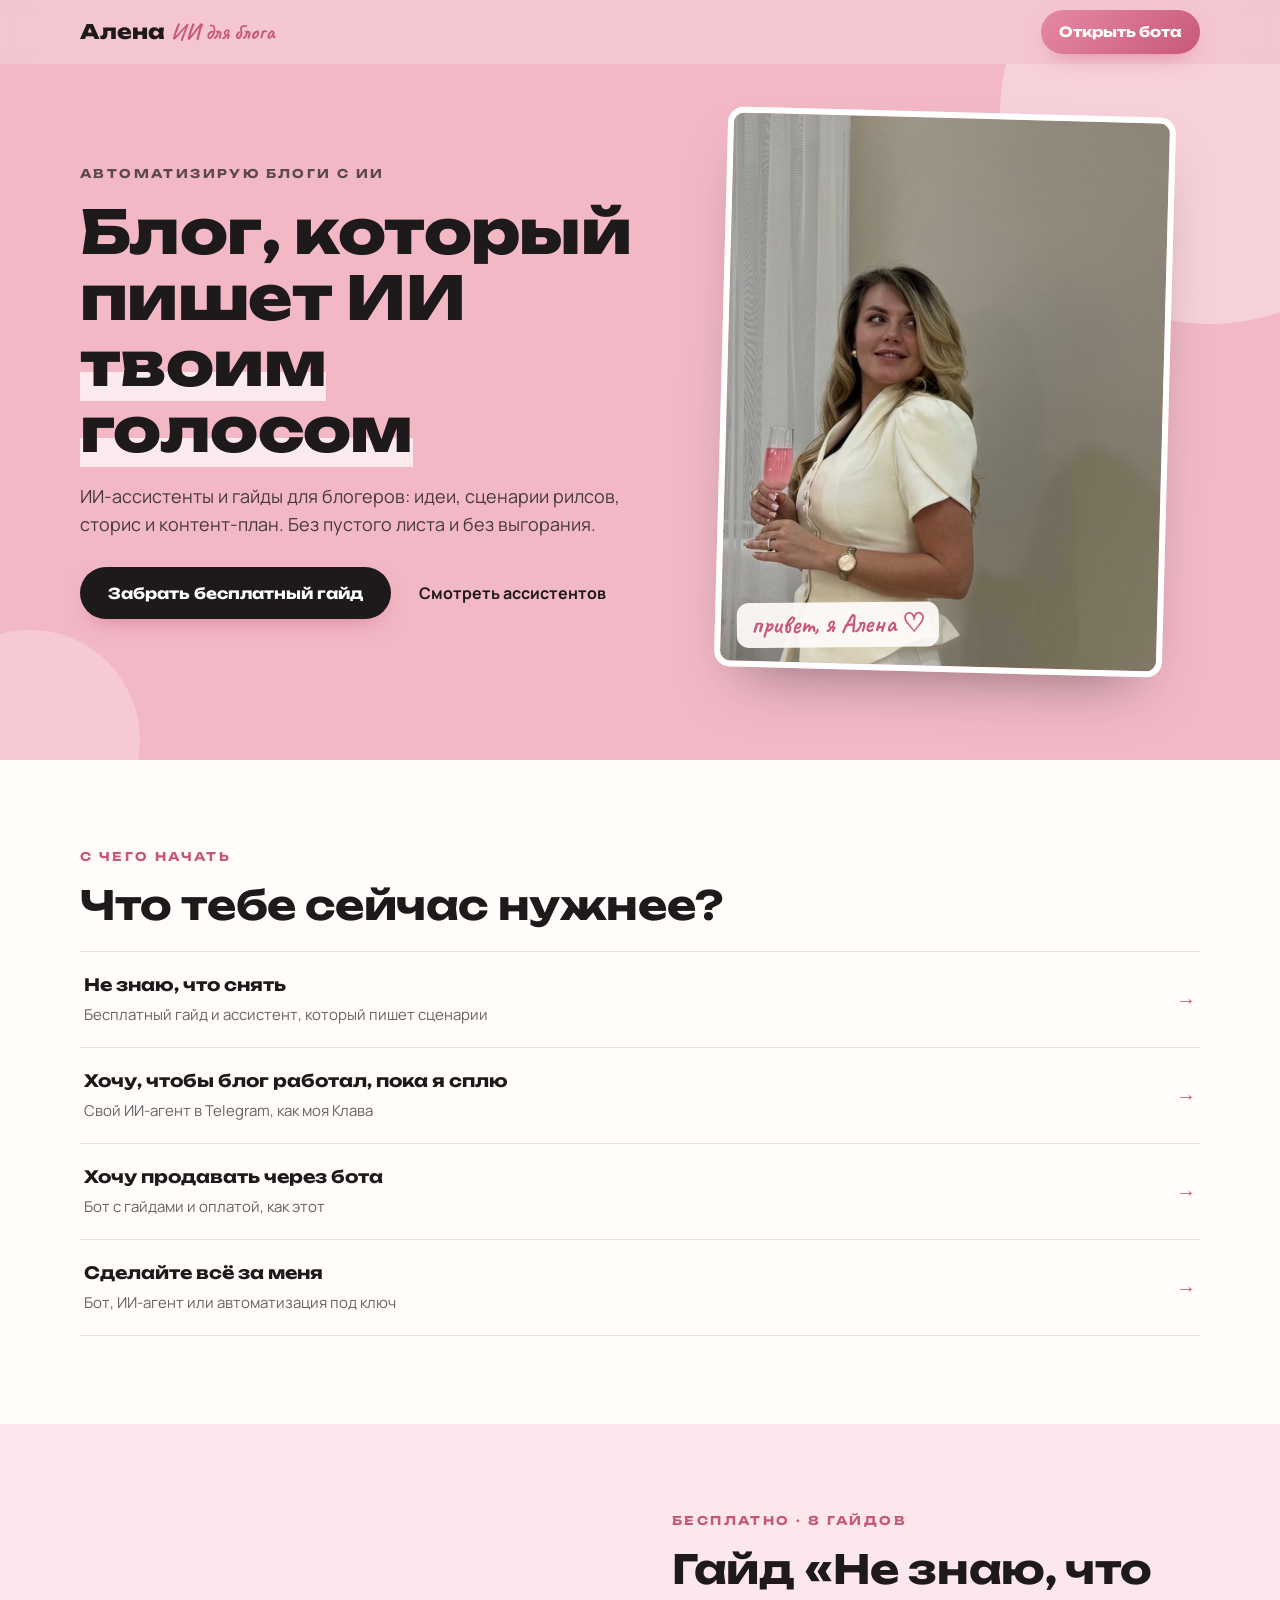
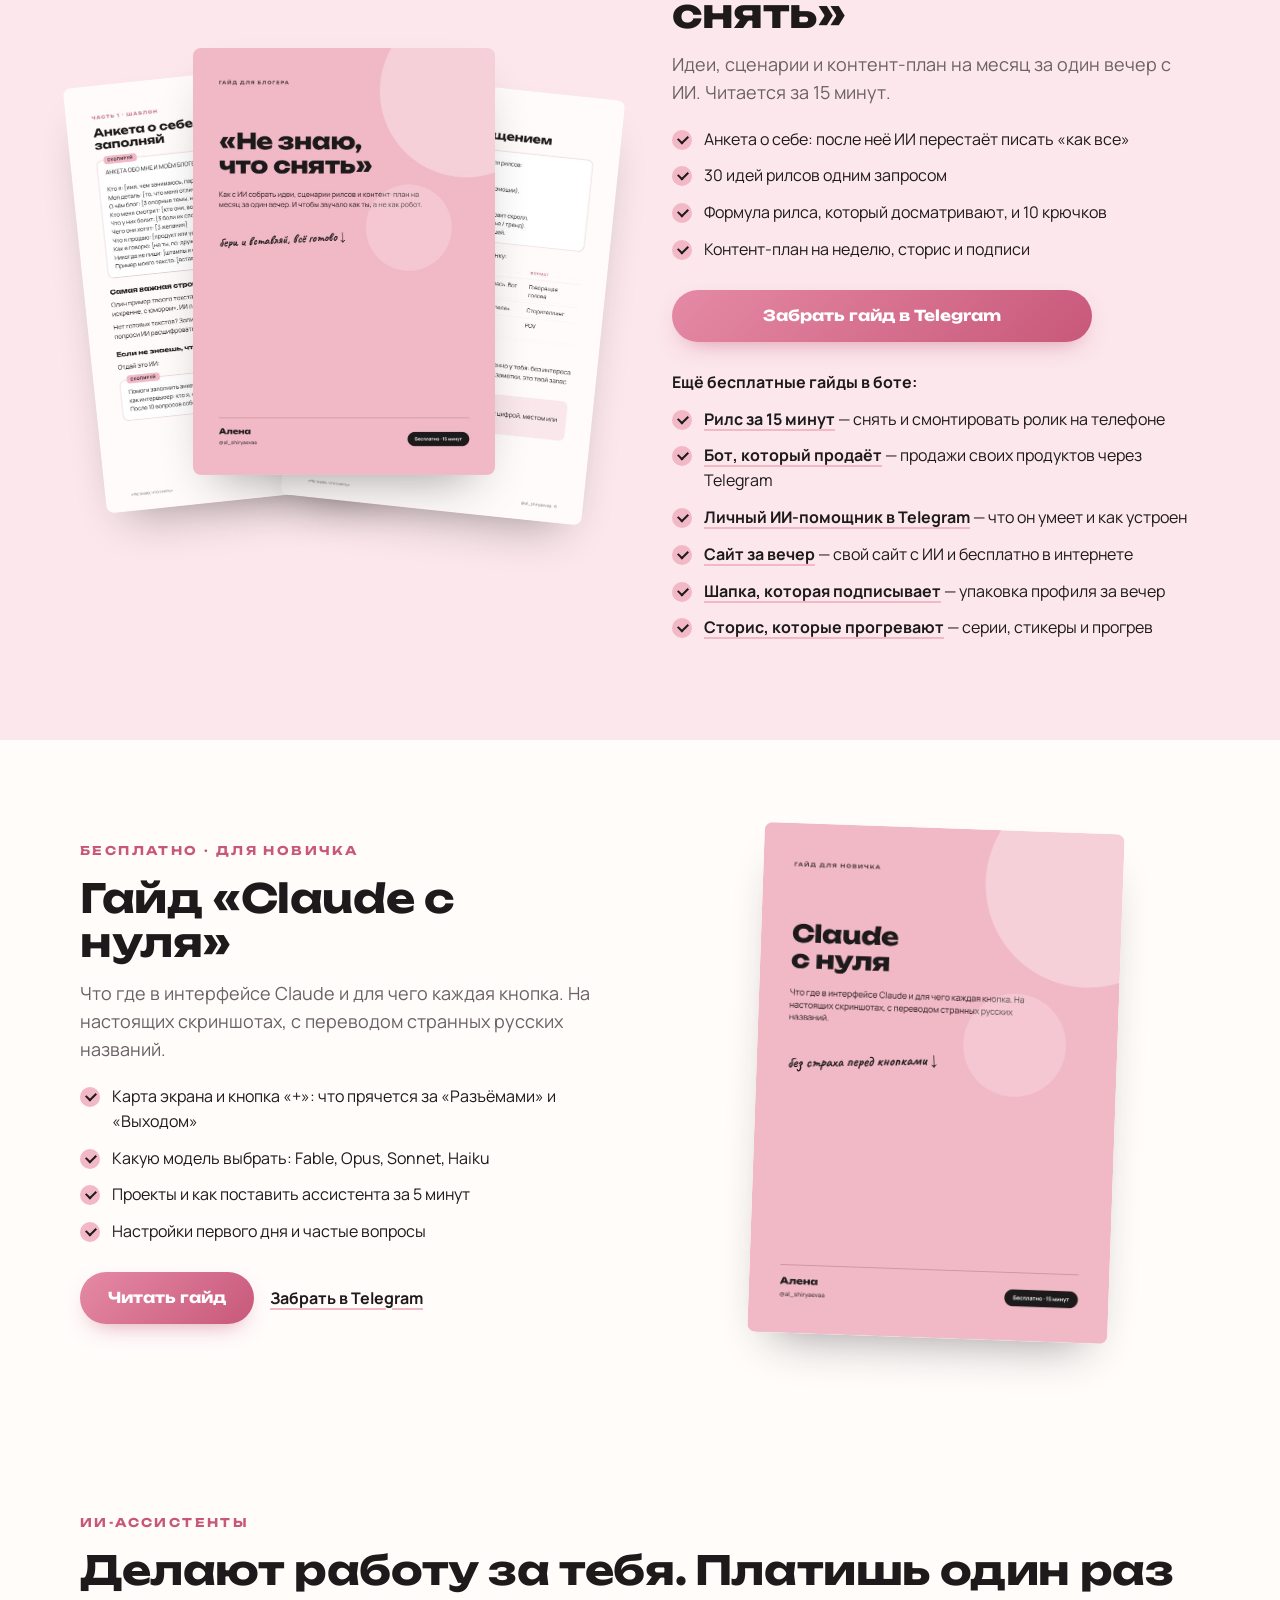
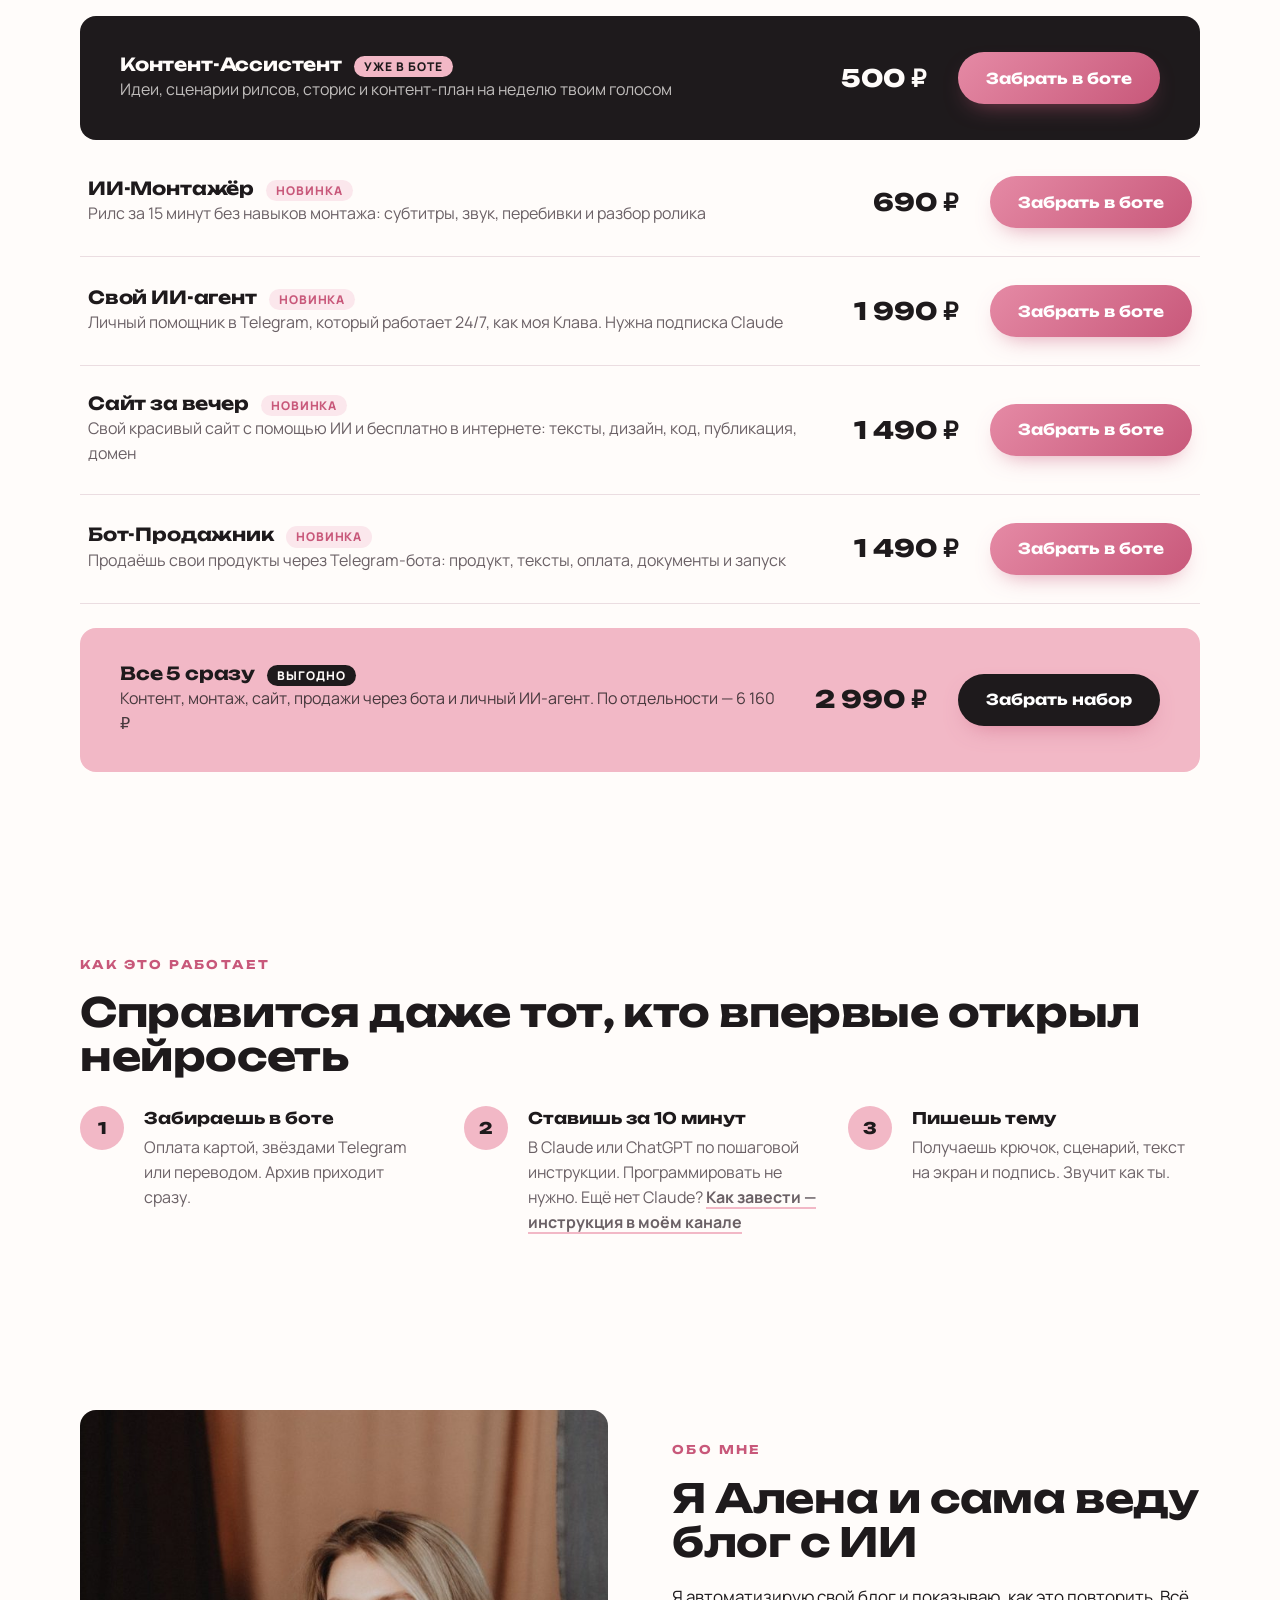
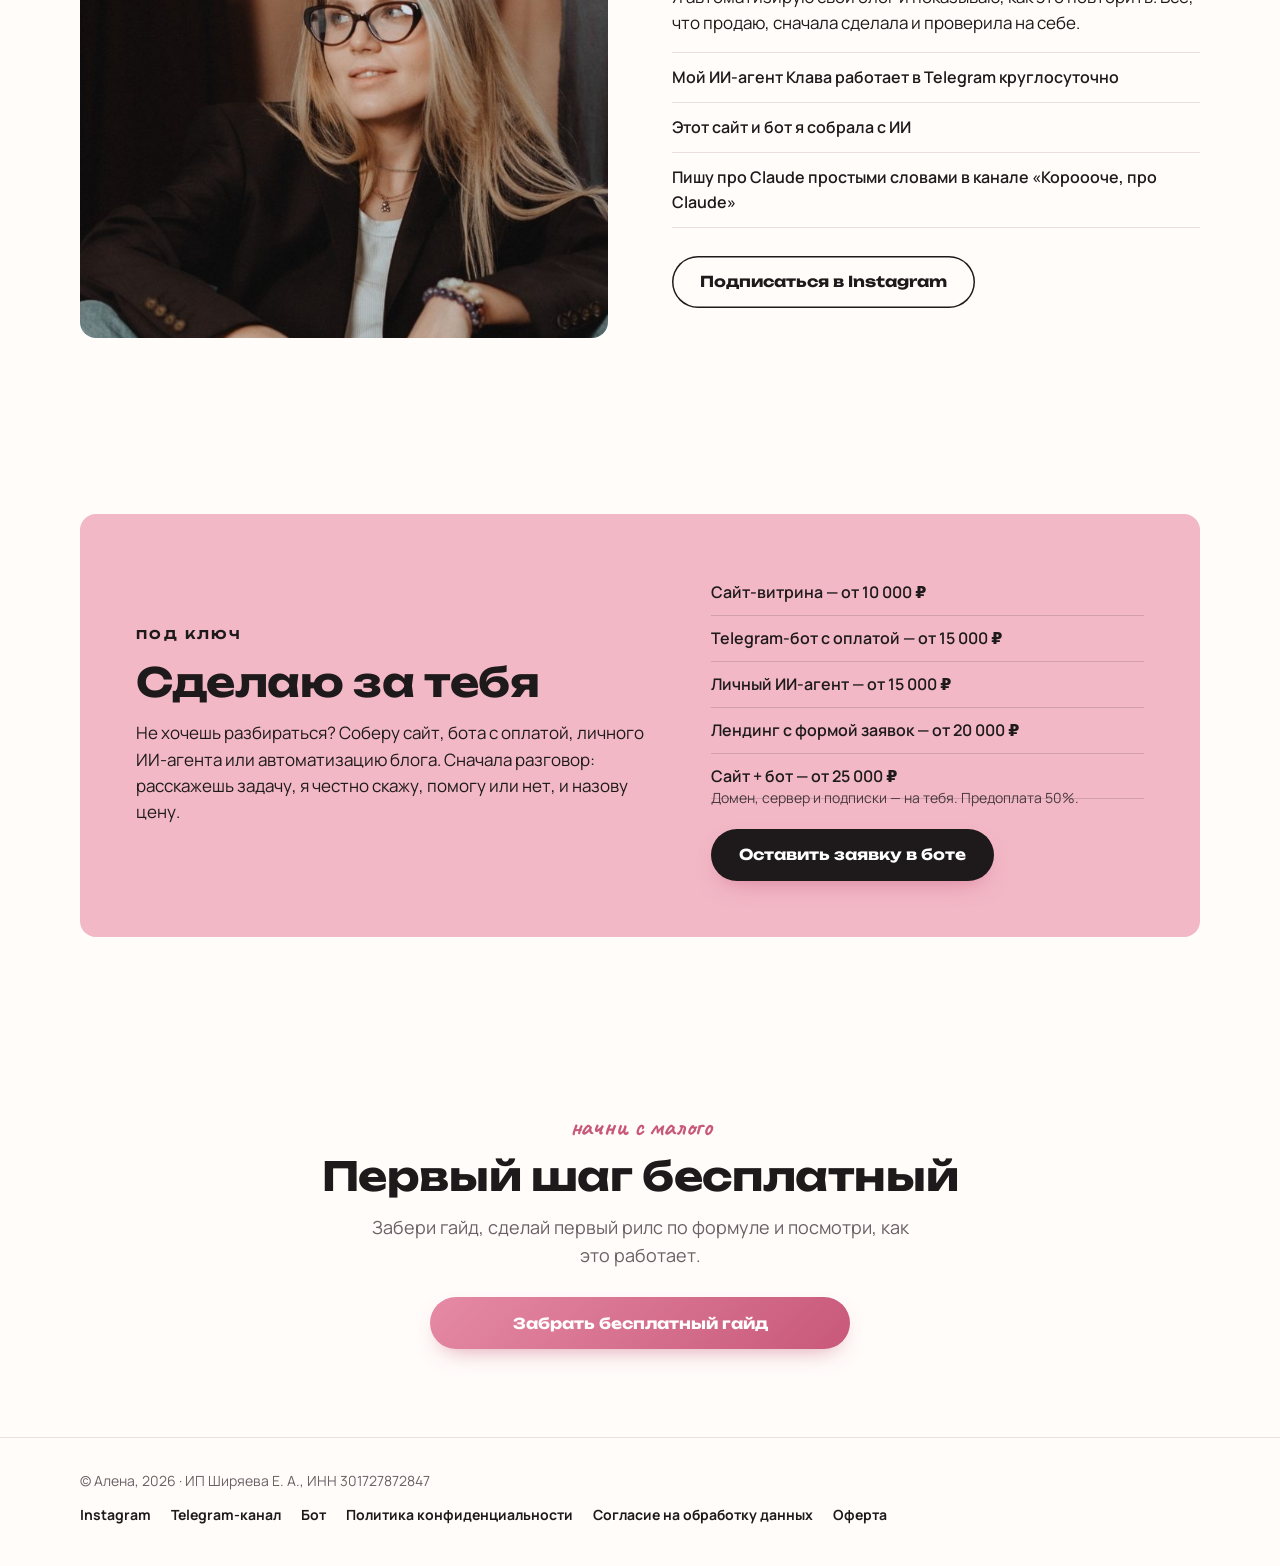
<file: index.html>
<!DOCTYPE html>
<html lang="ru">
<head>
<meta charset="utf-8">
<meta name="viewport" content="width=device-width, initial-scale=1">
<title>Алена — ИИ-ассистенты и гайды для блога</title>
<meta name="description" content="ИИ-ассистенты и бесплатные гайды для блогеров: идеи, сценарии рилсов, сторис и контент-план твоим голосом. Алена, @al_shiryaevaa.">
<meta property="og:title" content="Блог, который пишет ИИ твоим голосом">
<meta property="og:description" content="Бесплатный гайд «Не знаю, что снять» и ИИ-ассистенты для блога от Алены.">
<meta property="og:image" content="https://al-shiryaeva.github.io/img/alena-2.jpg">
<meta property="og:type" content="website">
<meta name="theme-color" content="#F2B8C6">
<link rel="icon" href="data:image/svg+xml,%3Csvg xmlns='http://www.w3.org/2000/svg' viewBox='0 0 64 64'%3E%3Ccircle cx='32' cy='32' r='32' fill='%23F2B8C6'/%3E%3Ctext x='32' y='44' text-anchor='middle' font-family='Arial' font-weight='900' font-size='34' fill='%231E1A1C'%3EА%3C/text%3E%3C/svg%3E">
<link rel="stylesheet" href="fonts.css">
<style>
/* ===== базовое ===== */
:root{
  --pink:#F2B8C6; --soft:#FBE7EC; --deep:#C8587A; --ink:#1E1A1C; --muted:#6B6166; --paper:#FFFCFA; --line:#EBDDE1;
  --grad:linear-gradient(135deg,#E58AA5 0%,#C8587A 100%);
  --r:16px;
}
*{box-sizing:border-box;margin:0;padding:0}
html{scroll-behavior:smooth}
body{font-family:'Manrope',system-ui,sans-serif;font-size:16px;line-height:1.55;color:var(--ink);background:var(--paper);-webkit-font-smoothing:antialiased}
img{display:block;max-width:100%;height:auto}
a{color:inherit}
.wrap{max-width:1200px;margin:0 auto;padding:0 20px}
h1,h2,h3{font-family:'Unbounded',sans-serif;line-height:1.1;letter-spacing:-.01em}
h1{font-size:36px;font-weight:800}
h2{font-size:28px;font-weight:700}
h3{font-size:18px;font-weight:700}
.kicker{font-family:'Unbounded';font-weight:700;font-size:12px;letter-spacing:.2em;text-transform:uppercase;color:var(--deep);margin-bottom:16px}
.lead{font-size:18px;color:var(--muted)}
.hand{font-family:'Caveat',cursive;font-weight:700;color:var(--deep);font-size:26px;line-height:1.1}
section{padding:56px 0}

/* кнопки — сжатие и упругий возврат */
.btn{white-space:nowrap;display:inline-flex;align-items:center;justify-content:center;gap:8px;min-height:52px;padding:0 28px;border-radius:999px;font-family:'Unbounded';font-weight:700;font-size:15px;text-decoration:none;border:0;cursor:pointer;
  transition:transform .18s cubic-bezier(.34,1.56,.64,1),box-shadow .15s ease,filter .15s ease;-webkit-tap-highlight-color:transparent}
.btn:hover{transform:translateY(-2px);filter:saturate(1.15)}
.btn:active{transform:scale(.96)}
.btn:focus-visible,.row:focus-visible,.link:focus-visible{outline:3px solid var(--deep);outline-offset:3px}
.btn-main{background:var(--grad);color:#fff;box-shadow:0 10px 24px -12px rgba(200,88,122,.7)}
.btn-ghost{background:transparent;color:var(--ink);box-shadow:inset 0 0 0 1.5px var(--ink)}
.btn-full{width:100%}
.link{font-weight:700;text-decoration:underline;text-underline-offset:4px;text-decoration-color:var(--pink);text-decoration-thickness:2px}
.arrow::after{content:"→";margin-left:6px}

/* шапка */
.top{position:sticky;top:0;z-index:10;backdrop-filter:blur(14px);-webkit-backdrop-filter:blur(14px);background:rgba(255,252,250,.72)}
.top .wrap{display:flex;align-items:center;justify-content:space-between;height:64px}
.logo{font-family:'Unbounded';font-weight:800;font-size:20px;text-decoration:none}
.logo span{font-family:'Caveat';font-weight:700;color:var(--deep);font-size:22px;margin-left:6px}
.top .btn{min-height:44px;padding:0 18px;font-size:13px}

/* первый экран */
.hero{position:relative;overflow:hidden;padding:32px 0 56px}
.hero-grid{display:grid;gap:32px}
.hero h1 em{font-style:normal;color:var(--deep)}
.hero .lead{margin:20px 0 28px;max-width:560px}
.hero .actions{display:flex;flex-direction:column;gap:16px;align-items:flex-start}
.hero .actions .btn{width:100%}
.hero-photo{position:relative;border-radius:var(--r);overflow:hidden;aspect-ratio:4/5;max-height:560px}
.hero-photo img{width:100%;height:100%;object-fit:cover;object-position:50% 20%}
.hero-note{position:absolute;left:16px;bottom:16px;background:rgba(255,252,250,.92);border-radius:12px;padding:8px 14px;transform:rotate(-2deg)}

/* ситуации */
.rows{margin-top:24px;border-top:1.5px solid var(--line)}
.row{display:grid;grid-template-columns:1fr auto;gap:16px;align-items:center;padding:20px 4px;border-bottom:1.5px solid var(--line);text-decoration:none;transition:background .15s ease,padding .18s cubic-bezier(.34,1.56,.64,1)}
.row:hover{background:var(--soft);padding-left:12px}
.row:active{transform:scale(.99)}
.row b{font-family:'Unbounded';font-size:17px;font-weight:700;display:block;margin-bottom:4px}
.row span{color:var(--muted);font-size:15px}
.row i{font-style:normal;font-family:'Unbounded';font-weight:700;color:var(--deep);font-size:20px}

/* гайд */
.guide{background:var(--soft)}
.guide-grid{display:grid;gap:32px;align-items:center}
.pages{position:relative;width:100%;max-width:520px;aspect-ratio:10/9;margin:0 auto}
.pages img{position:absolute;width:58%;border-radius:8px;box-shadow:0 24px 48px -24px rgba(30,26,28,.45)}
.pages img:nth-child(1){left:0;top:24px;transform:rotate(-6deg)}
.pages img:nth-child(2){left:21%;top:0;z-index:2}
.pages img:nth-child(3){right:0;top:36px;transform:rotate(6deg)}
.checks{list-style:none;margin:20px 0 28px}
.checks li{position:relative;padding-left:32px;margin-bottom:12px}
.checks li::before{content:"";position:absolute;left:0;top:3px;width:20px;height:20px;border-radius:50%;background:var(--pink)}
.checks li::after{content:"";position:absolute;left:6px;top:8px;width:8px;height:5px;border-left:2px solid var(--ink);border-bottom:2px solid var(--ink);transform:rotate(-45deg)}

/* ассистенты */
.plist{margin-top:24px}
.prod{display:grid;gap:12px;padding:24px 0;border-bottom:1.5px solid var(--line)}
.prod:first-child{border-top:1.5px solid var(--line)}
.prod h3{display:flex;gap:12px;align-items:baseline;flex-wrap:wrap}
.tag{font-family:'Manrope';font-size:12px;font-weight:800;letter-spacing:.08em;text-transform:uppercase;padding:4px 10px;border-radius:999px;background:var(--soft);color:var(--deep)}
.prod p{color:var(--muted)}
.price{font-family:'Unbounded';font-weight:800;font-size:24px}
.prod.hit{background:var(--ink);color:var(--paper);border-radius:var(--r);padding:28px 24px;border:0;margin-bottom:8px}
.prod.hit p{color:rgba(255,252,250,.72)}
.prod.hit .tag{background:var(--pink);color:var(--ink)}
.prod .btn-ghost.soon{min-height:44px;font-size:13px;padding:0 18px}

/* шаги */
.steps{display:grid;gap:24px;margin-top:28px;counter-reset:s}
.step{counter-increment:s;position:relative;padding-left:64px}
.step::before{content:counter(s);position:absolute;left:0;top:0;width:44px;height:44px;border-radius:50%;background:var(--pink);font-family:'Unbounded';font-weight:800;display:flex;align-items:center;justify-content:center}
.step b{display:block;font-family:'Unbounded';font-size:16px;margin-bottom:4px}
.step span{color:var(--muted)}

/* обо мне */
.about-grid{display:grid;gap:32px;align-items:center}
.about-photo{border-radius:var(--r);overflow:hidden;aspect-ratio:1/1}
.about-photo img{width:100%;height:100%;object-fit:cover;object-position:50% 30%}
.about p{margin-bottom:16px;font-size:17px;max-width:620px}
.facts{list-style:none;margin:8px 0 28px}
.facts li{padding:12px 0;border-bottom:1px solid var(--line);font-weight:600}
.facts li:first-child{border-top:1px solid var(--line)}

/* услуга */
.service .box{background:var(--pink);border-radius:var(--r);padding:32px 24px;position:relative;overflow:hidden}
.service ul{list-style:none;margin:20px 0 28px}
.service li{padding:10px 0;border-bottom:1px solid rgba(30,26,28,.15);font-weight:600}
.service .btn-main{background:var(--ink)}

/* финал */
.final{text-align:center}
.final h2{max-width:720px;margin:0 auto 16px}
.final .lead{margin:0 auto 28px;max-width:560px}
.final .btn{width:100%;max-width:420px}
footer{padding:32px 0 40px;border-top:1.5px solid var(--line);font-size:14px;color:var(--muted)}
footer .wrap{display:flex;flex-wrap:wrap;gap:12px 24px;justify-content:space-between}
footer nav{display:flex;flex-wrap:wrap;gap:12px 20px}
footer a{text-decoration:none;font-weight:700;color:var(--ink)}

/* ===== десктоп ===== */
@media (min-width:900px){
  .wrap{padding:0 40px}
  section{padding:88px 0}
  h1{font-size:60px} h2{font-size:40px}
  .hero{padding:48px 0 88px}
  .hero-grid{grid-template-columns:1.1fr .9fr;align-items:center;gap:56px}
  .hero .actions{flex-direction:row;align-items:center;gap:28px}
  .hero .actions .btn{width:auto}
  .guide-grid,.about-grid{grid-template-columns:1fr 1fr;gap:64px}
  
  .prod{grid-template-columns:1fr auto auto;align-items:center;gap:32px;padding:28px 8px}
  .prod.hit{padding:36px 40px}
  .steps{grid-template-columns:repeat(3,1fr);gap:32px}
  .service .box{padding:56px;display:grid;grid-template-columns:1.2fr 1fr;gap:56px;align-items:center}
  .service ul{margin:0}
  .service .box .btn{width:auto}
  .top .btn{font-size:14px}
}

/* ===== ВАРИАНТ A — как в гайдах ===== */
body.t-a .hero{background:var(--pink)}
body.t-a .hero::before,body.t-a .hero::after{content:"";position:absolute;border-radius:50%;background:rgba(255,255,255,.35)}
body.t-a .hero::before{width:420px;height:420px;right:-140px;top:-160px}
body.t-a .hero::after{width:220px;height:220px;left:-80px;bottom:-90px;background:rgba(255,255,255,.25)}
body.t-a .hero .kicker{color:var(--ink);opacity:.7}
body.t-a .hero h1 em{color:var(--ink);background:linear-gradient(transparent 62%,rgba(255,255,255,.7) 62%)}
body.t-a .hero .lead{color:var(--ink);opacity:.8}
body.t-a .hero .btn-main{background:var(--ink)}
body.t-a .top{background:rgba(242,184,198,.8)}
body.t-a .hero-photo{border:6px solid #fff;transform:rotate(1.5deg);box-shadow:0 30px 60px -30px rgba(30,26,28,.5)}
body.t-a .hero-grid{position:relative;z-index:1}

</style>

</head>
<body class="t-a">
<header class="top">
  <div class="wrap">
    <a class="logo" href="#">Алена<span>ИИ для блога</span></a>
    <a class="btn btn-main" href="https://t.me/Claudshortbot?start=site">Открыть бота</a>
  </div>
</header>

<main>
<section class="hero">
  <div class="wrap hero-grid">
    <div>
      <div class="kicker">Автоматизирую блоги с ИИ</div>
      <h1>Блог, который пишет ИИ <em>твоим голосом</em></h1>
      <p class="lead">ИИ-ассистенты и гайды для блогеров: идеи, сценарии рилсов, сторис и контент-план. Без пустого листа и без выгорания.</p>
      <div class="actions">
        <a class="btn btn-main" href="https://t.me/Claudshortbot?start=guide_content">Забрать бесплатный гайд</a>
        <a class="link" href="#assistants">Смотреть ассистентов</a>
      </div>
    </div>
    <div class="hero-photo">
      <img src="img/alena-2.jpg" fetchpriority="high" width="760" height="1330" alt="Алена в светлом костюме с бокалом">
      <div class="hero-note hand">привет, я Алена ♡</div>
    </div>
  </div>
</section>

<section id="need">
  <div class="wrap">
    <div class="kicker">С чего начать</div>
    <h2>Что тебе сейчас нужнее?</h2>
    <div class="rows">
      <a class="row" href="#guide"><div><b>Не знаю, что снять</b><span>Бесплатный гайд и ассистент, который пишет сценарии</span></div><i>→</i></a>
      <a class="row" href="#assistants"><div><b>Хочу, чтобы блог работал, пока я сплю</b><span>Свой ИИ-агент в Telegram, как моя Клава</span></div><i>→</i></a>
      <a class="row" href="#assistants"><div><b>Хочу продавать через бота</b><span>Бот с гайдами и оплатой, как этот</span></div><i>→</i></a>
      <a class="row" href="#service"><div><b>Сделайте всё за меня</b><span>Бот, ИИ-агент или автоматизация под ключ</span></div><i>→</i></a>
    </div>
  </div>
</section>

<section class="guide" id="guide">
  <div class="wrap guide-grid">
    <div class="pages">
      <img src="img/guide-p4.jpg" loading="lazy" width="744" height="1053" alt="Страница гайда: анкета о себе">
      <img src="img/guide-cover.jpg" loading="lazy" width="744" height="1053" alt="Обложка гайда «Не знаю, что снять»">
      <img src="img/guide-p6.jpg" loading="lazy" width="744" height="1053" alt="Страница гайда: 30 идей одним сообщением">
    </div>
    <div>
      <div class="kicker">Бесплатно · 8 гайдов</div>
      <h2>Гайд «Не знаю, что снять»</h2>
      <p class="lead" style="margin-top:16px">Идеи, сценарии и контент-план на месяц за один вечер с ИИ. Читается за 15 минут.</p>
      <ul class="checks">
        <li>Анкета о себе: после неё ИИ перестаёт писать «как все»</li>
        <li>30 идей рилсов одним запросом</li>
        <li>Формула рилса, который досматривают, и 10 крючков</li>
        <li>Контент-план на неделю, сторис и подписи</li>
      </ul>
      <a class="btn btn-main btn-full" style="max-width:420px" href="https://t.me/Claudshortbot?start=guide_content">Забрать гайд в Telegram</a>
      <p style="margin-top:28px;font-weight:700">Ещё бесплатные гайды в боте:</p>
      <ul class="checks" style="margin:12px 0 0">
                <li><a class="link" href="https://t.me/Claudshortbot?start=guide_montage">Рилс за 15 минут</a> — снять и смонтировать ролик на телефоне</li>
        <li><a class="link" href="https://t.me/Claudshortbot?start=guide_seller">Бот, который продаёт</a> — продажи своих продуктов через Telegram</li>
        <li><a class="link" href="https://t.me/Claudshortbot?start=guide_agent">Личный ИИ-помощник в Telegram</a> — что он умеет и как устроен</li>
        <li><a class="link" href="https://t.me/Claudshortbot?start=guide_site">Сайт за вечер</a> — свой сайт с ИИ и бесплатно в интернете</li>
        <li><a class="link" href="https://t.me/Claudshortbot?start=guide_profile">Шапка, которая подписывает</a> — упаковка профиля за вечер</li>
        <li><a class="link" href="https://t.me/Claudshortbot?start=guide_stories">Сторис, которые прогревают</a> — серии, стикеры и прогрев</li>
      </ul>
    </div>
  </div>
</section>

<section id="claude">
  <div class="wrap guide-grid">
    <div>
      <div class="kicker">Бесплатно · для новичка</div>
      <h2>Гайд «Claude с нуля»</h2>
      <p class="lead" style="margin-top:16px">Что где в интерфейсе Claude и для чего каждая кнопка. На настоящих скриншотах, с переводом странных русских названий.</p>
      <ul class="checks">
        <li>Карта экрана и кнопка «+»: что прячется за «Разъёмами» и «Выходом»</li>
        <li>Какую модель выбрать: Fable, Opus, Sonnet, Haiku</li>
        <li>Проекты и как поставить ассистента за 5 минут</li>
        <li>Настройки первого дня и частые вопросы</li>
      </ul>
      <div class="actions" style="display:flex;flex-wrap:wrap;gap:16px;align-items:center">
        <a class="btn btn-main" href="guides/claude-s-nulya.pdf" target="_blank" rel="noopener">Читать гайд</a>
        <a class="link" href="https://t.me/Claudshortbot?start=guide_claude">Забрать в Telegram</a>
      </div>
    </div>
    <a href="guides/claude-s-nulya.pdf" target="_blank" rel="noopener" style="display:block;max-width:360px;margin:0 auto;transform:rotate(2deg)">
      <img src="img/claude-cover.jpg" alt="Обложка гайда «Claude с нуля»" loading="lazy" width="744" height="1053" style="border-radius:8px;box-shadow:0 24px 48px -24px rgba(30,26,28,.45)">
    </a>
  </div>
</section>

<section id="assistants">
  <div class="wrap">
    <div class="kicker">ИИ-ассистенты</div>
    <h2>Делают работу за тебя. Платишь один раз</h2>
    <div class="plist">
      <div class="prod hit">
        <div><h3>Контент-Ассистент <span class="tag">уже в боте</span></h3><p>Идеи, сценарии рилсов, сторис и контент-план на неделю твоим голосом</p></div>
        <div class="price">500 ₽</div>
        <a class="btn btn-main" href="https://t.me/Claudshortbot?start=content">Забрать в боте</a>
      </div>
      <div class="prod">
        <div><h3>ИИ-Монтажёр <span class="tag">новинка</span></h3><p>Рилс за 15 минут без навыков монтажа: субтитры, звук, перебивки и разбор ролика</p></div>
        <div class="price">690 ₽</div>
        <a class="btn btn-main" href="https://t.me/Claudshortbot?start=montage">Забрать в боте</a>
      </div>
      <div class="prod">
        <div><h3>Свой ИИ-агент <span class="tag">новинка</span></h3><p>Личный помощник в Telegram, который работает 24/7, как моя Клава. Нужна подписка Claude</p></div>
        <div class="price">1 990 ₽</div>
        <a class="btn btn-main" href="https://t.me/Claudshortbot?start=agent">Забрать в боте</a>
      </div>
      <div class="prod">
        <div><h3>Сайт за вечер <span class="tag">новинка</span></h3><p>Свой красивый сайт с помощью ИИ и бесплатно в интернете: тексты, дизайн, код, публикация, домен</p></div>
        <div class="price">1 490 ₽</div>
        <a class="btn btn-main" href="https://t.me/Claudshortbot?start=site">Забрать в боте</a>
      </div>
      <div class="prod">
        <div><h3>Бот-Продажник <span class="tag">новинка</span></h3><p>Продаёшь свои продукты через Telegram-бота: продукт, тексты, оплата, документы и запуск</p></div>
        <div class="price">1 490 ₽</div>
        <a class="btn btn-main" href="https://t.me/Claudshortbot?start=seller">Забрать в боте</a>
      </div>
    </div>
    <div class="prod hit" style="margin-top:24px;background:var(--pink);color:var(--ink)">
      <div><h3>Все 5 сразу <span class="tag" style="background:var(--ink);color:var(--paper)">выгодно</span></h3><p style="color:var(--ink);opacity:.8">Контент, монтаж, сайт, продажи через бота и личный ИИ-агент. По отдельности — 6 160 ₽</p></div>
      <div class="price">2 990 ₽</div>
      <a class="btn btn-main" style="background:var(--ink)" href="https://t.me/Claudshortbot?start=all">Забрать набор</a>
    </div>
  </div>
</section>

<section class="how">
  <div class="wrap">
    <div class="kicker">Как это работает</div>
    <h2>Справится даже тот, кто впервые открыл нейросеть</h2>
    <div class="steps">
      <div class="step"><b>Забираешь в боте</b><span>Оплата картой, звёздами Telegram или переводом. Архив приходит сразу.</span></div>
      <div class="step"><b>Ставишь за 10 минут</b><span>В Claude или ChatGPT по пошаговой инструкции. Программировать не нужно. Ещё нет Claude? <a class="link" href="https://t.me/al_shiryaevaa/5">Как завести — инструкция в моём канале</a></span></div>
      <div class="step"><b>Пишешь тему</b><span>Получаешь крючок, сценарий, текст на экран и подпись. Звучит как ты.</span></div>
    </div>
  </div>
</section>

<section class="about">
  <div class="wrap about-grid">
    <div class="about-photo"><img src="img/alena-1.jpg" loading="lazy" width="900" height="692" alt="Алена в очках и пиджаке"></div>
    <div>
      <div class="kicker">Обо мне</div>
      <h2>Я Алена и сама веду блог с ИИ</h2>
      <p style="margin-top:20px">Я автоматизирую свой блог и показываю, как это повторить. Всё, что продаю, сначала сделала и проверила на себе.</p>
      <ul class="facts">
        <li>Мой ИИ-агент Клава работает в Telegram круглосуточно</li>
        <li>Этот сайт и бот я собрала с ИИ</li>
        <li>Пишу про Claude простыми словами в канале «Короооче, про Claude»</li>
      </ul>
      <a class="btn btn-ghost" href="https://instagram.com/al_shiryaevaa">Подписаться в Instagram</a>
    </div>
  </div>
</section>

<section class="service" id="service">
  <div class="wrap">
    <div class="box">
      <div>
        <div class="kicker" style="color:var(--ink)">Под ключ</div>
        <h2>Сделаю за тебя</h2>
        <p style="margin-top:16px;font-size:17px">Не хочешь разбираться? Соберу сайт, бота с оплатой, личного ИИ-агента или автоматизацию блога. Сначала разговор: расскажешь задачу, я честно скажу, помогу или нет, и назову цену.</p>
      </div>
      <div>
        <ul>
          <li>Сайт-витрина — от 10 000 ₽</li>
          <li>Telegram-бот с оплатой — от 15 000 ₽</li>
          <li>Личный ИИ-агент — от 15 000 ₽</li>
          <li>Лендинг с формой заявок — от 20 000 ₽</li>
          <li>Сайт + бот — от 25 000 ₽</li>
        </ul>
        <p style="font-size:14px;margin:-12px 0 20px;opacity:.8">Домен, сервер и подписки — на тебя. Предоплата 50%.</p>
        <a class="btn btn-main btn-full" href="https://t.me/Claudshortbot?start=service">Оставить заявку в боте</a>
      </div>
    </div>
  </div>
</section>

<section class="final">
  <div class="wrap">
    <p class="hand" style="margin-bottom:12px">начни с малого</p>
    <h2>Первый шаг бесплатный</h2>
    <p class="lead">Забери гайд, сделай первый рилс по формуле и посмотри, как это работает.</p>
    <a class="btn btn-main" href="https://t.me/Claudshortbot?start=guide_content">Забрать бесплатный гайд</a>
  </div>
</section>
</main>

<footer>
  <div class="wrap">
    <span>© Алена, 2026 · ИП Ширяева Е. А., ИНН 301727872847</span>
    <nav>
      <a href="https://instagram.com/al_shiryaevaa">Instagram</a>
      <a href="https://t.me/al_shiryaevaa">Telegram-канал</a>
      <a href="https://t.me/Claudshortbot?start=site">Бот</a>
      <a href="docs/politika.html">Политика конфиденциальности</a>
      <a href="docs/soglasie.html">Согласие на обработку данных</a>
      <a href="docs/oferta.html">Оферта</a>
    </nav>
  </div>
</footer>


</body>
</html>
</file>
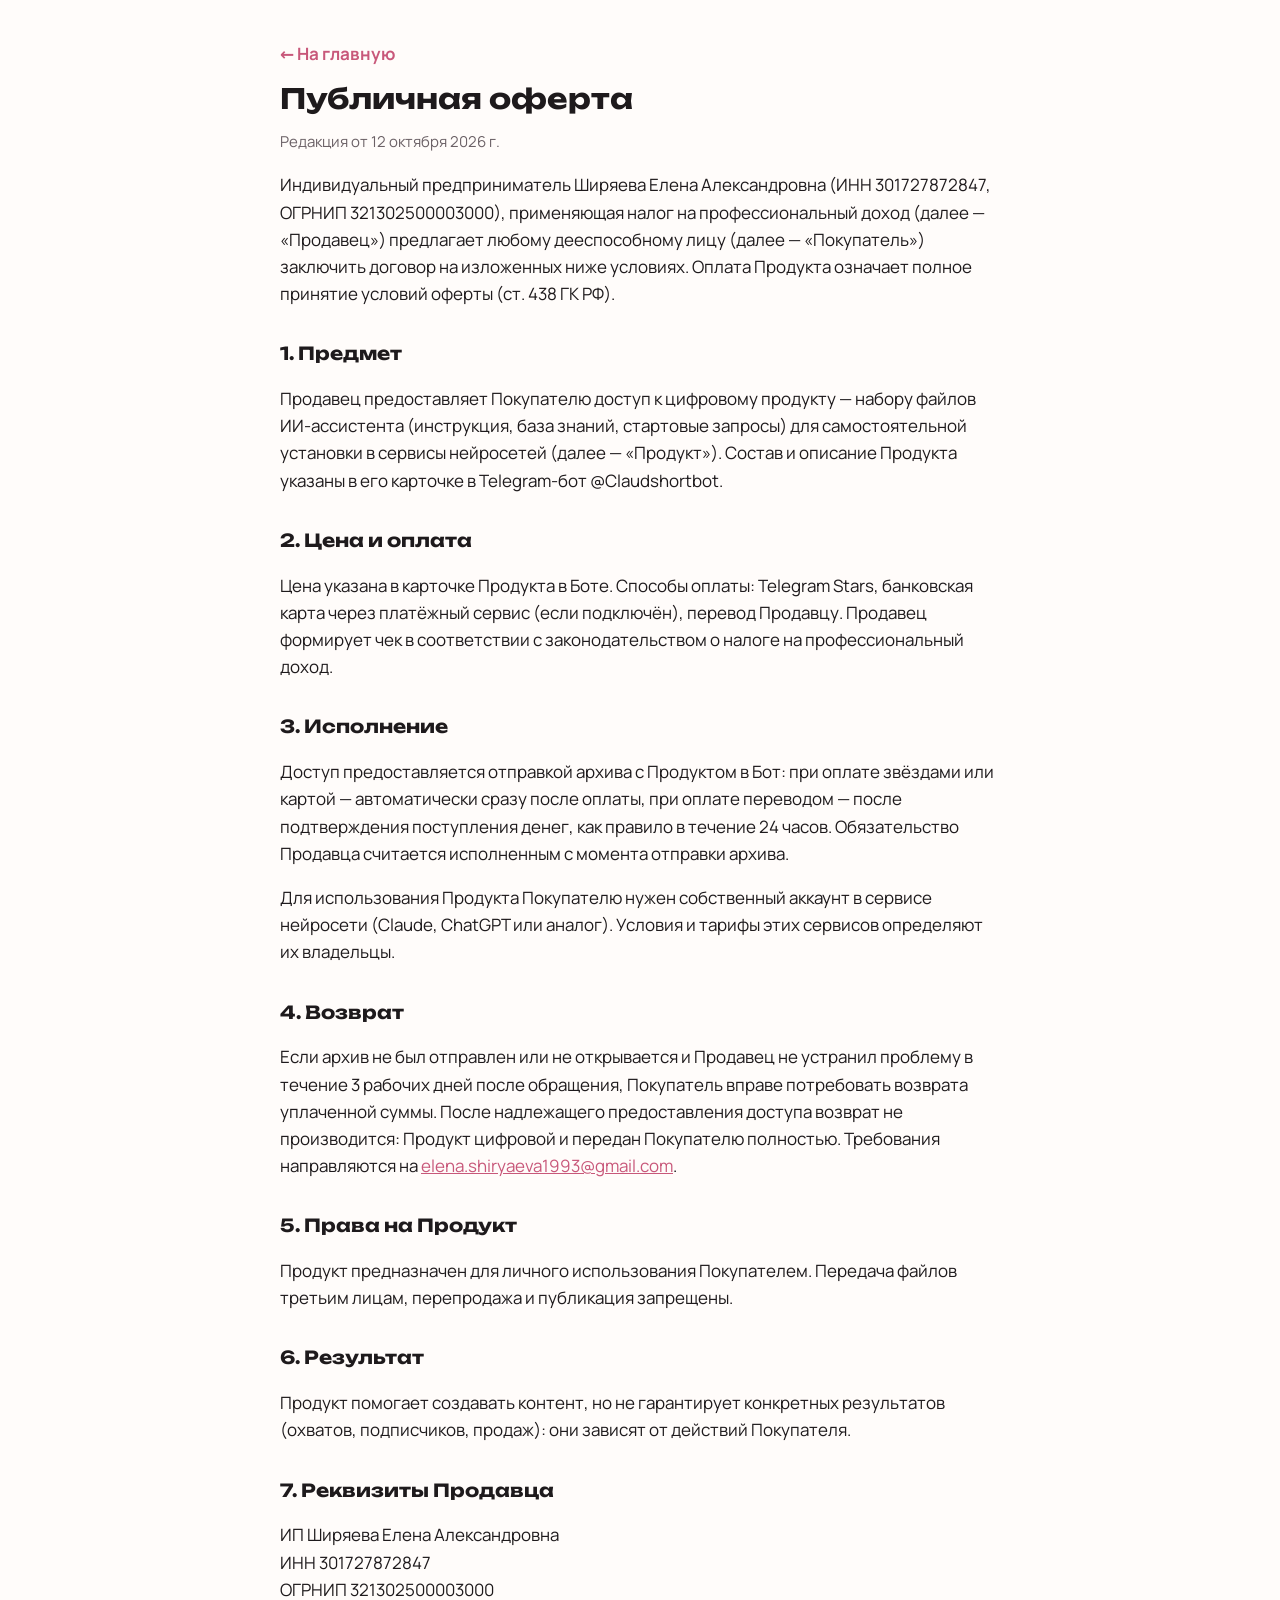
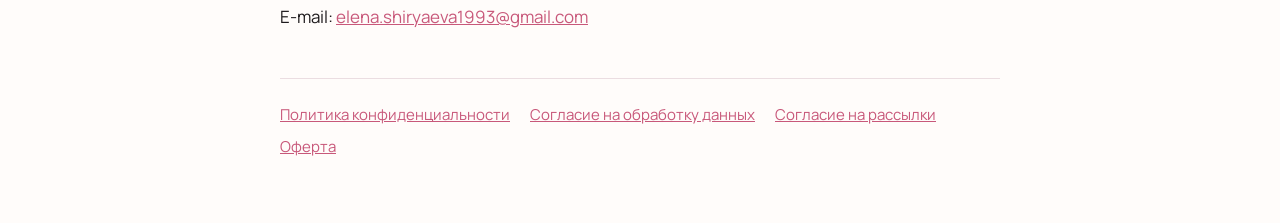
<file: docs/oferta.html>
<!DOCTYPE html><html lang="ru"><head><meta charset="utf-8">
<meta name="viewport" content="width=device-width, initial-scale=1">
<title>Публичная оферта — Алена</title><link rel="stylesheet" href="../fonts.css">
<style>
body{margin:0;background:#FFFCFA;color:#1E1A1C;font:17px/1.6 'Manrope',system-ui,sans-serif}
main{max-width:720px;margin:0 auto;padding:40px 20px 64px}
a{color:#C8587A}
h1{font-family:'Unbounded',sans-serif;font-size:28px;line-height:1.15;margin:16px 0 8px}
h2{font-family:'Unbounded',sans-serif;font-size:18px;margin:32px 0 8px}
.back{font-weight:700;text-decoration:none} .meta{color:#6B6166;font-size:15px} li{margin-bottom:6px}
nav.docs{margin-top:48px;padding-top:24px;border-top:1.5px solid #EBDDE1;display:flex;flex-wrap:wrap;gap:8px 20px;font-size:15px}
</style></head><body><main>
<a class="back" href="../">← На главную</a><h1>Публичная оферта</h1><p class="meta">Редакция от 12 октября 2026 г.</p>

<p>Индивидуальный предприниматель Ширяева Елена Александровна (ИНН 301727872847, ОГРНИП 321302500003000), применяющая налог на профессиональный доход (далее — «Продавец») предлагает любому дееспособному лицу (далее — «Покупатель») заключить договор на изложенных ниже условиях. Оплата Продукта означает полное принятие условий оферты (ст. 438 ГК РФ).</p>
<h2>1. Предмет</h2>
<p>Продавец предоставляет Покупателю доступ к цифровому продукту — набору файлов ИИ-ассистента (инструкция, база знаний, стартовые запросы) для самостоятельной установки в сервисы нейросетей (далее — «Продукт»). Состав и описание Продукта указаны в его карточке в Telegram-бот @Claudshortbot.</p>
<h2>2. Цена и оплата</h2>
<p>Цена указана в карточке Продукта в Боте. Способы оплаты: Telegram Stars, банковская карта через платёжный сервис (если подключён), перевод Продавцу. Продавец формирует чек в соответствии с законодательством о налоге на профессиональный доход.</p>
<h2>3. Исполнение</h2>
<p>Доступ предоставляется отправкой архива с Продуктом в Бот: при оплате звёздами или картой — автоматически сразу после оплаты, при оплате переводом — после подтверждения поступления денег, как правило в течение 24 часов. Обязательство Продавца считается исполненным с момента отправки архива.</p>
<p>Для использования Продукта Покупателю нужен собственный аккаунт в сервисе нейросети (Claude, ChatGPT или аналог). Условия и тарифы этих сервисов определяют их владельцы.</p>
<h2>4. Возврат</h2>
<p>Если архив не был отправлен или не открывается и Продавец не устранил проблему в течение 3 рабочих дней после обращения, Покупатель вправе потребовать возврата уплаченной суммы. После надлежащего предоставления доступа возврат не производится: Продукт цифровой и передан Покупателю полностью. Требования направляются на <a href="mailto:elena.shiryaeva1993@gmail.com">elena.shiryaeva1993@gmail.com</a>.</p>
<h2>5. Права на Продукт</h2>
<p>Продукт предназначен для личного использования Покупателем. Передача файлов третьим лицам, перепродажа и публикация запрещены.</p>
<h2>6. Результат</h2>
<p>Продукт помогает создавать контент, но не гарантирует конкретных результатов (охватов, подписчиков, продаж): они зависят от действий Покупателя.</p>
<h2>7. Реквизиты Продавца</h2>
<p>ИП Ширяева Елена Александровна<br>ИНН 301727872847<br>ОГРНИП 321302500003000<br>E-mail: <a href="mailto:elena.shiryaeva1993@gmail.com">elena.shiryaeva1993@gmail.com</a></p>
<nav class="docs"><a href="politika.html">Политика конфиденциальности</a>
<a href="soglasie.html">Согласие на обработку данных</a><a href="soglasie-rassylka.html">Согласие на рассылки</a>
<a href="oferta.html">Оферта</a></nav></main></body></html>
</file>
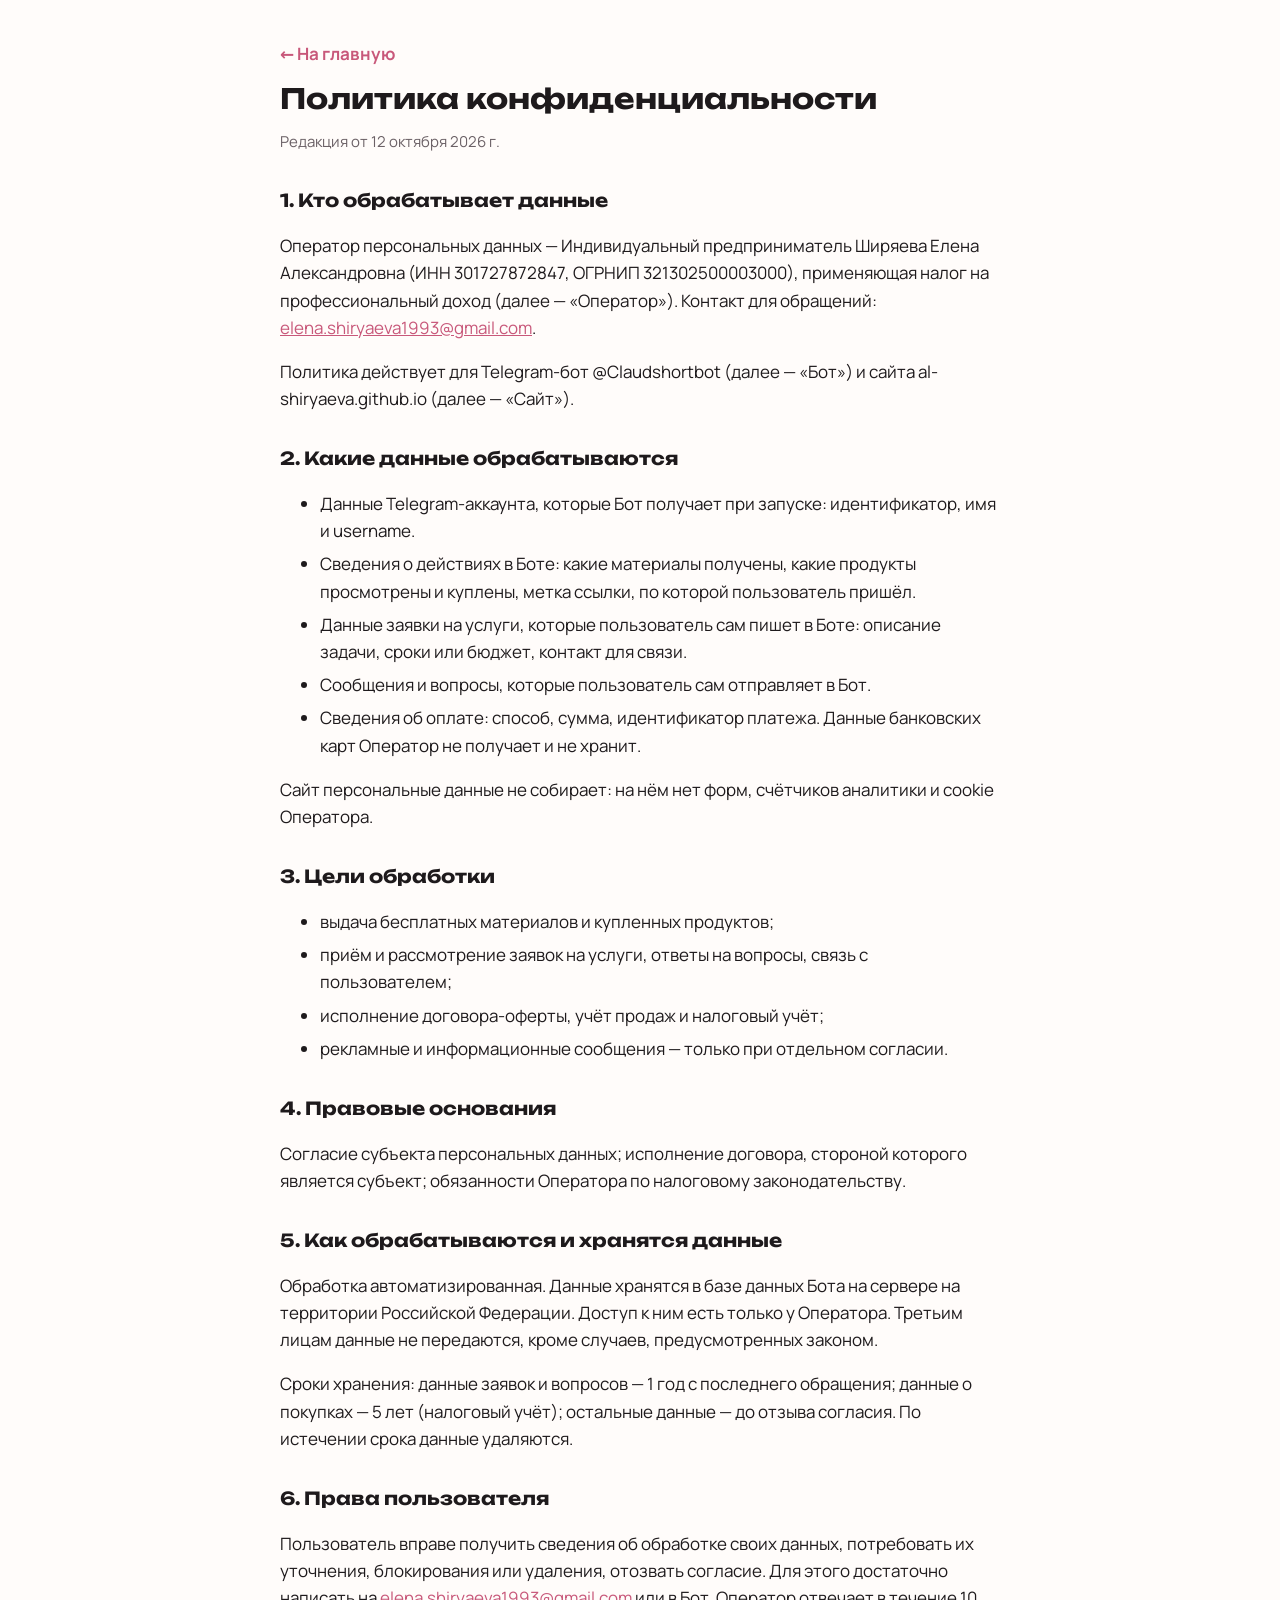
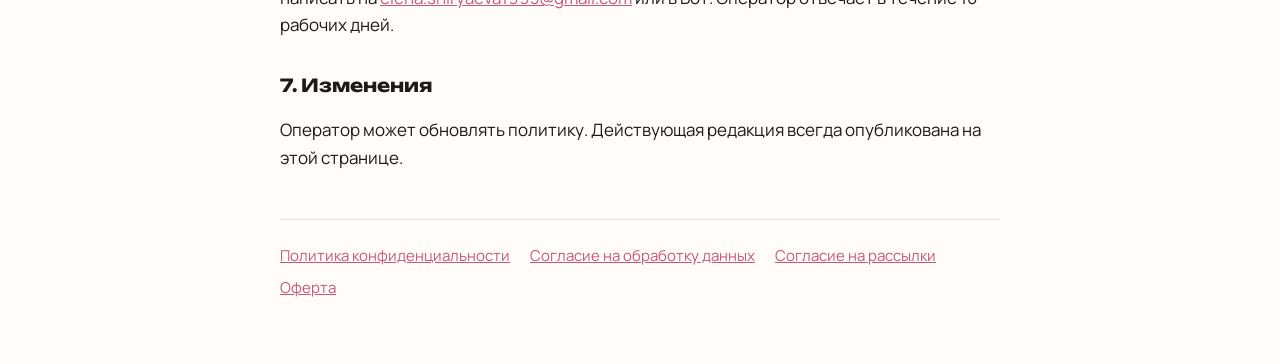
<file: docs/politika.html>
<!DOCTYPE html><html lang="ru"><head><meta charset="utf-8">
<meta name="viewport" content="width=device-width, initial-scale=1">
<title>Политика конфиденциальности — Алена</title><link rel="stylesheet" href="../fonts.css">
<style>
body{margin:0;background:#FFFCFA;color:#1E1A1C;font:17px/1.6 'Manrope',system-ui,sans-serif}
main{max-width:720px;margin:0 auto;padding:40px 20px 64px}
a{color:#C8587A}
h1{font-family:'Unbounded',sans-serif;font-size:28px;line-height:1.15;margin:16px 0 8px}
h2{font-family:'Unbounded',sans-serif;font-size:18px;margin:32px 0 8px}
.back{font-weight:700;text-decoration:none} .meta{color:#6B6166;font-size:15px} li{margin-bottom:6px}
nav.docs{margin-top:48px;padding-top:24px;border-top:1.5px solid #EBDDE1;display:flex;flex-wrap:wrap;gap:8px 20px;font-size:15px}
</style></head><body><main>
<a class="back" href="../">← На главную</a><h1>Политика конфиденциальности</h1><p class="meta">Редакция от 12 октября 2026 г.</p>

<h2>1. Кто обрабатывает данные</h2>
<p>Оператор персональных данных — Индивидуальный предприниматель Ширяева Елена Александровна (ИНН 301727872847, ОГРНИП 321302500003000), применяющая налог на профессиональный доход (далее — «Оператор»). Контакт для обращений: <a href="mailto:elena.shiryaeva1993@gmail.com">elena.shiryaeva1993@gmail.com</a>.</p>
<p>Политика действует для Telegram-бот @Claudshortbot (далее — «Бот») и сайта al-shiryaeva.github.io (далее — «Сайт»).</p>
<h2>2. Какие данные обрабатываются</h2>
<ul>
<li>Данные Telegram-аккаунта, которые Бот получает при запуске: идентификатор, имя и username.</li>
<li>Сведения о действиях в Боте: какие материалы получены, какие продукты просмотрены и куплены, метка ссылки, по которой пользователь пришёл.</li>
<li>Данные заявки на услуги, которые пользователь сам пишет в Боте: описание задачи, сроки или бюджет, контакт для связи.</li>
<li>Сообщения и вопросы, которые пользователь сам отправляет в Бот.</li>
<li>Сведения об оплате: способ, сумма, идентификатор платежа. Данные банковских карт Оператор не получает и не хранит.</li>
</ul>
<p>Сайт персональные данные не собирает: на нём нет форм, счётчиков аналитики и cookie Оператора.</p>
<h2>3. Цели обработки</h2>
<ul>
<li>выдача бесплатных материалов и купленных продуктов;</li>
<li>приём и рассмотрение заявок на услуги, ответы на вопросы, связь с пользователем;</li>
<li>исполнение договора-оферты, учёт продаж и налоговый учёт;</li>
<li>рекламные и информационные сообщения — только при отдельном согласии.</li>
</ul>
<h2>4. Правовые основания</h2>
<p>Согласие субъекта персональных данных; исполнение договора, стороной которого является субъект; обязанности Оператора по налоговому законодательству.</p>
<h2>5. Как обрабатываются и хранятся данные</h2>
<p>Обработка автоматизированная. Данные хранятся в базе данных Бота на сервере на территории Российской Федерации. Доступ к ним есть только у Оператора. Третьим лицам данные не передаются, кроме случаев, предусмотренных законом.</p>
<p>Сроки хранения: данные заявок и вопросов — 1 год с последнего обращения; данные о покупках — 5 лет (налоговый учёт); остальные данные — до отзыва согласия. По истечении срока данные удаляются.</p>
<h2>6. Права пользователя</h2>
<p>Пользователь вправе получить сведения об обработке своих данных, потребовать их уточнения, блокирования или удаления, отозвать согласие. Для этого достаточно написать на <a href="mailto:elena.shiryaeva1993@gmail.com">elena.shiryaeva1993@gmail.com</a> или в Бот. Оператор отвечает в течение 10 рабочих дней.</p>
<h2>7. Изменения</h2>
<p>Оператор может обновлять политику. Действующая редакция всегда опубликована на этой странице.</p>
<nav class="docs"><a href="politika.html">Политика конфиденциальности</a>
<a href="soglasie.html">Согласие на обработку данных</a><a href="soglasie-rassylka.html">Согласие на рассылки</a>
<a href="oferta.html">Оферта</a></nav></main></body></html>
</file>
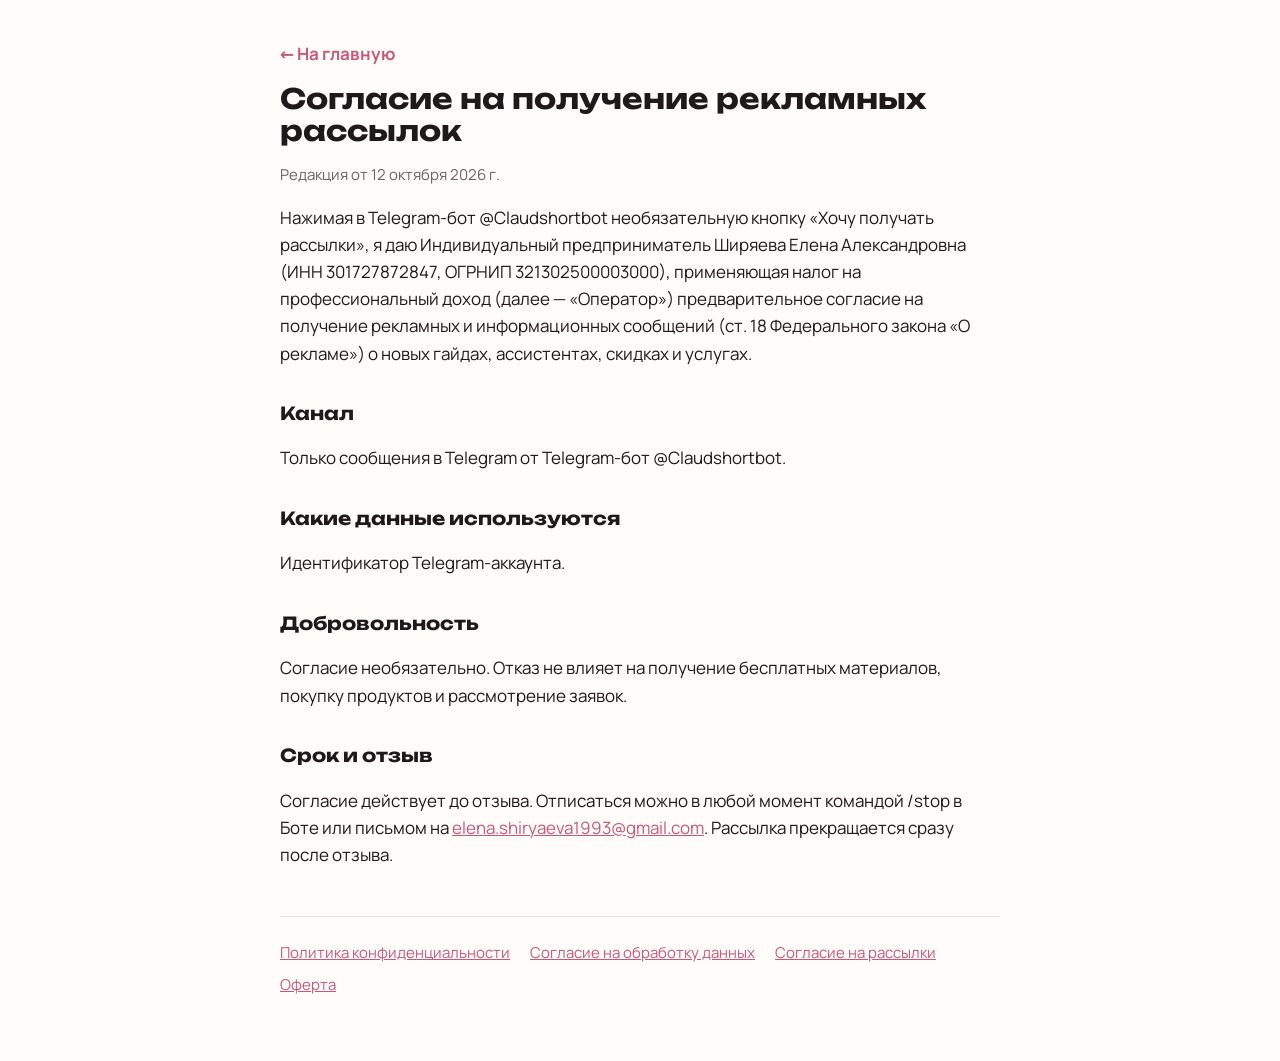
<file: docs/soglasie-rassylka.html>
<!DOCTYPE html><html lang="ru"><head><meta charset="utf-8">
<meta name="viewport" content="width=device-width, initial-scale=1">
<title>Согласие на получение рекламных рассылок — Алена</title><link rel="stylesheet" href="../fonts.css">
<style>
body{margin:0;background:#FFFCFA;color:#1E1A1C;font:17px/1.6 'Manrope',system-ui,sans-serif}
main{max-width:720px;margin:0 auto;padding:40px 20px 64px}
a{color:#C8587A}
h1{font-family:'Unbounded',sans-serif;font-size:28px;line-height:1.15;margin:16px 0 8px}
h2{font-family:'Unbounded',sans-serif;font-size:18px;margin:32px 0 8px}
.back{font-weight:700;text-decoration:none} .meta{color:#6B6166;font-size:15px} li{margin-bottom:6px}
nav.docs{margin-top:48px;padding-top:24px;border-top:1.5px solid #EBDDE1;display:flex;flex-wrap:wrap;gap:8px 20px;font-size:15px}
</style></head><body><main>
<a class="back" href="../">← На главную</a><h1>Согласие на получение рекламных рассылок</h1><p class="meta">Редакция от 12 октября 2026 г.</p>

<p>Нажимая в Telegram-бот @Claudshortbot необязательную кнопку «Хочу получать рассылки», я даю Индивидуальный предприниматель Ширяева Елена Александровна (ИНН 301727872847, ОГРНИП 321302500003000), применяющая налог на профессиональный доход (далее — «Оператор») предварительное согласие на получение рекламных и информационных сообщений (ст. 18 Федерального закона «О рекламе») о новых гайдах, ассистентах, скидках и услугах.</p>
<h2>Канал</h2>
<p>Только сообщения в Telegram от Telegram-бот @Claudshortbot.</p>
<h2>Какие данные используются</h2>
<p>Идентификатор Telegram-аккаунта.</p>
<h2>Добровольность</h2>
<p>Согласие необязательно. Отказ не влияет на получение бесплатных материалов, покупку продуктов и рассмотрение заявок.</p>
<h2>Срок и отзыв</h2>
<p>Согласие действует до отзыва. Отписаться можно в любой момент командой /stop в Боте или письмом на <a href="mailto:elena.shiryaeva1993@gmail.com">elena.shiryaeva1993@gmail.com</a>. Рассылка прекращается сразу после отзыва.</p>
<nav class="docs"><a href="politika.html">Политика конфиденциальности</a>
<a href="soglasie.html">Согласие на обработку данных</a><a href="soglasie-rassylka.html">Согласие на рассылки</a>
<a href="oferta.html">Оферта</a></nav></main></body></html>
</file>
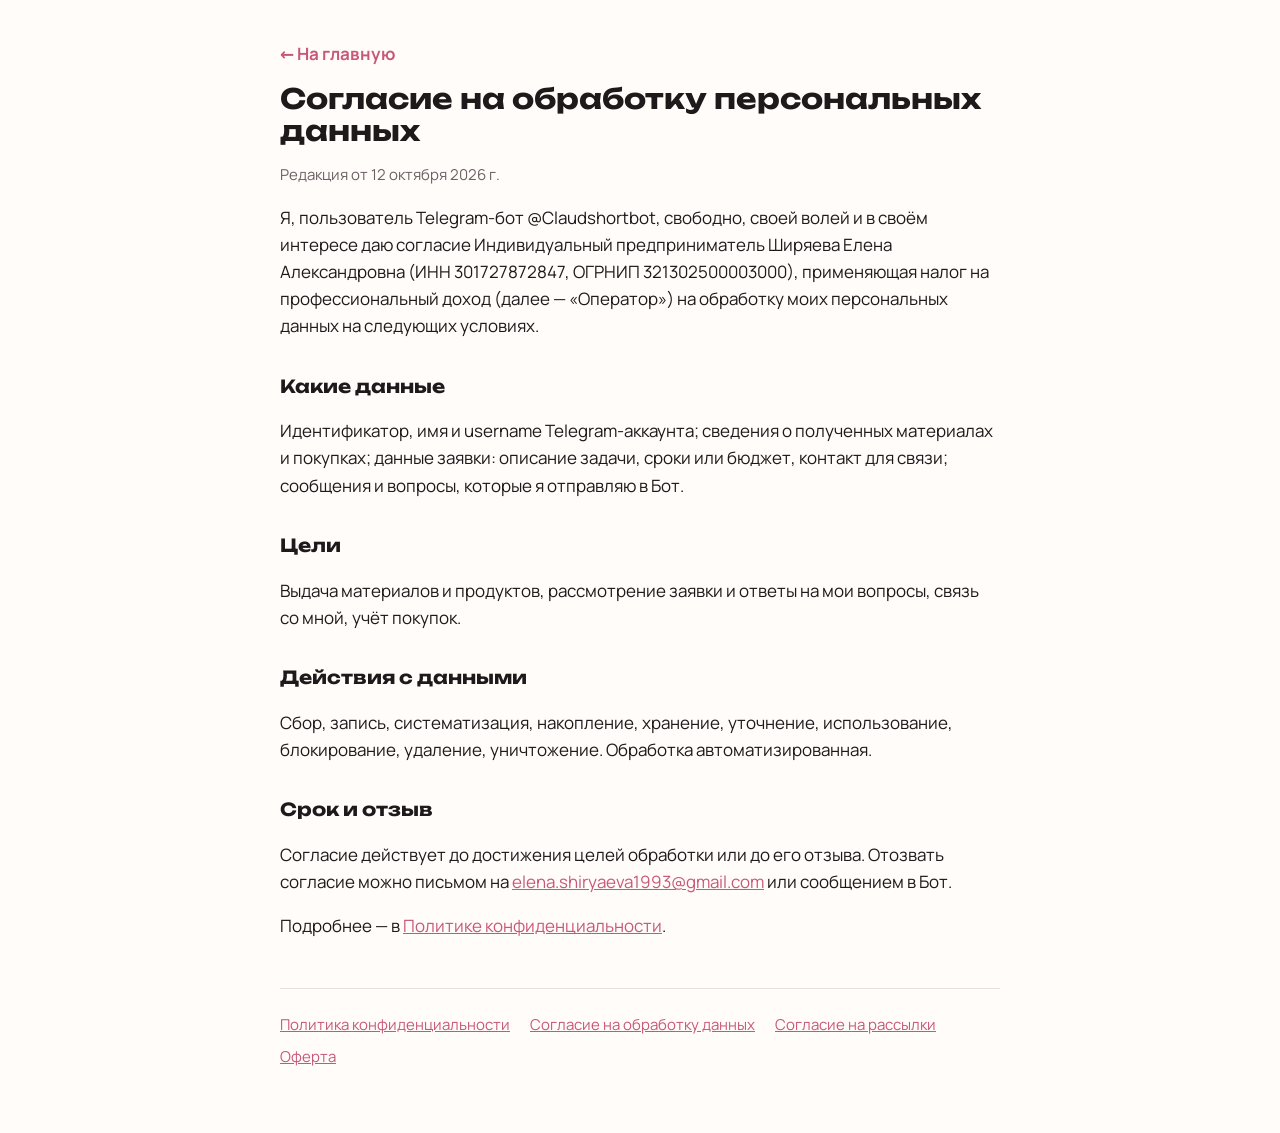
<file: docs/soglasie.html>
<!DOCTYPE html><html lang="ru"><head><meta charset="utf-8">
<meta name="viewport" content="width=device-width, initial-scale=1">
<title>Согласие на обработку персональных данных — Алена</title><link rel="stylesheet" href="../fonts.css">
<style>
body{margin:0;background:#FFFCFA;color:#1E1A1C;font:17px/1.6 'Manrope',system-ui,sans-serif}
main{max-width:720px;margin:0 auto;padding:40px 20px 64px}
a{color:#C8587A}
h1{font-family:'Unbounded',sans-serif;font-size:28px;line-height:1.15;margin:16px 0 8px}
h2{font-family:'Unbounded',sans-serif;font-size:18px;margin:32px 0 8px}
.back{font-weight:700;text-decoration:none} .meta{color:#6B6166;font-size:15px} li{margin-bottom:6px}
nav.docs{margin-top:48px;padding-top:24px;border-top:1.5px solid #EBDDE1;display:flex;flex-wrap:wrap;gap:8px 20px;font-size:15px}
</style></head><body><main>
<a class="back" href="../">← На главную</a><h1>Согласие на обработку персональных данных</h1><p class="meta">Редакция от 12 октября 2026 г.</p>

<p>Я, пользователь Telegram-бот @Claudshortbot, свободно, своей волей и в своём интересе даю согласие Индивидуальный предприниматель Ширяева Елена Александровна (ИНН 301727872847, ОГРНИП 321302500003000), применяющая налог на профессиональный доход (далее — «Оператор») на обработку моих персональных данных на следующих условиях.</p>
<h2>Какие данные</h2>
<p>Идентификатор, имя и username Telegram-аккаунта; сведения о полученных материалах и покупках; данные заявки: описание задачи, сроки или бюджет, контакт для связи; сообщения и вопросы, которые я отправляю в Бот.</p>
<h2>Цели</h2>
<p>Выдача материалов и продуктов, рассмотрение заявки и ответы на мои вопросы, связь со мной, учёт покупок.</p>
<h2>Действия с данными</h2>
<p>Сбор, запись, систематизация, накопление, хранение, уточнение, использование, блокирование, удаление, уничтожение. Обработка автоматизированная.</p>
<h2>Срок и отзыв</h2>
<p>Согласие действует до достижения целей обработки или до его отзыва. Отозвать согласие можно письмом на <a href="mailto:elena.shiryaeva1993@gmail.com">elena.shiryaeva1993@gmail.com</a> или сообщением в Бот.</p>
<p>Подробнее — в <a href="politika.html">Политике конфиденциальности</a>.</p>
<nav class="docs"><a href="politika.html">Политика конфиденциальности</a>
<a href="soglasie.html">Согласие на обработку данных</a><a href="soglasie-rassylka.html">Согласие на рассылки</a>
<a href="oferta.html">Оферта</a></nav></main></body></html>
</file>
<file: fonts.css>
@font-face {
  font-family: 'Caveat';
  font-style: normal;
  font-weight: 700;
  font-display: swap;
  src: url(fonts/caveat-700-cyrillic.woff2) format('woff2');
  unicode-range: U+0301, U+0400-045F, U+0490-0491, U+04B0-04B1, U+2116;
}
@font-face {
  font-family: 'Caveat';
  font-style: normal;
  font-weight: 700;
  font-display: swap;
  src: url(fonts/caveat-700-latin.woff2) format('woff2');
  unicode-range: U+0000-00FF, U+0131, U+0152-0153, U+02BB-02BC, U+02C6, U+02DA, U+02DC, U+0304, U+0308, U+0329, U+2000-206F, U+20AC, U+2122, U+2191, U+2193, U+2212, U+2215, U+FEFF, U+FFFD;
}
@font-face {
  font-family: 'Manrope';
  font-style: normal;
  font-weight: 400;
  font-display: swap;
  src: url(fonts/manrope-400-cyrillic.woff2) format('woff2');
  unicode-range: U+0301, U+0400-045F, U+0490-0491, U+04B0-04B1, U+2116;
}
@font-face {
  font-family: 'Manrope';
  font-style: normal;
  font-weight: 400;
  font-display: swap;
  src: url(fonts/manrope-400-latin.woff2) format('woff2');
  unicode-range: U+0000-00FF, U+0131, U+0152-0153, U+02BB-02BC, U+02C6, U+02DA, U+02DC, U+0304, U+0308, U+0329, U+2000-206F, U+20AC, U+2122, U+2191, U+2193, U+2212, U+2215, U+FEFF, U+FFFD;
}
@font-face {
  font-family: 'Manrope';
  font-style: normal;
  font-weight: 600;
  font-display: swap;
  src: url(fonts/manrope-600-cyrillic.woff2) format('woff2');
  unicode-range: U+0301, U+0400-045F, U+0490-0491, U+04B0-04B1, U+2116;
}
@font-face {
  font-family: 'Manrope';
  font-style: normal;
  font-weight: 600;
  font-display: swap;
  src: url(fonts/manrope-600-latin.woff2) format('woff2');
  unicode-range: U+0000-00FF, U+0131, U+0152-0153, U+02BB-02BC, U+02C6, U+02DA, U+02DC, U+0304, U+0308, U+0329, U+2000-206F, U+20AC, U+2122, U+2191, U+2193, U+2212, U+2215, U+FEFF, U+FFFD;
}
@font-face {
  font-family: 'Manrope';
  font-style: normal;
  font-weight: 700;
  font-display: swap;
  src: url(fonts/manrope-700-cyrillic.woff2) format('woff2');
  unicode-range: U+0301, U+0400-045F, U+0490-0491, U+04B0-04B1, U+2116;
}
@font-face {
  font-family: 'Manrope';
  font-style: normal;
  font-weight: 700;
  font-display: swap;
  src: url(fonts/manrope-700-latin.woff2) format('woff2');
  unicode-range: U+0000-00FF, U+0131, U+0152-0153, U+02BB-02BC, U+02C6, U+02DA, U+02DC, U+0304, U+0308, U+0329, U+2000-206F, U+20AC, U+2122, U+2191, U+2193, U+2212, U+2215, U+FEFF, U+FFFD;
}
@font-face {
  font-family: 'Manrope';
  font-style: normal;
  font-weight: 800;
  font-display: swap;
  src: url(fonts/manrope-800-cyrillic.woff2) format('woff2');
  unicode-range: U+0301, U+0400-045F, U+0490-0491, U+04B0-04B1, U+2116;
}
@font-face {
  font-family: 'Manrope';
  font-style: normal;
  font-weight: 800;
  font-display: swap;
  src: url(fonts/manrope-800-latin.woff2) format('woff2');
  unicode-range: U+0000-00FF, U+0131, U+0152-0153, U+02BB-02BC, U+02C6, U+02DA, U+02DC, U+0304, U+0308, U+0329, U+2000-206F, U+20AC, U+2122, U+2191, U+2193, U+2212, U+2215, U+FEFF, U+FFFD;
}
@font-face {
  font-family: 'Unbounded';
  font-style: normal;
  font-weight: 700;
  font-display: swap;
  src: url(fonts/unbounded-700-cyrillic.woff2) format('woff2');
  unicode-range: U+0301, U+0400-045F, U+0490-0491, U+04B0-04B1, U+2116;
}
@font-face {
  font-family: 'Unbounded';
  font-style: normal;
  font-weight: 700;
  font-display: swap;
  src: url(fonts/unbounded-700-latin.woff2) format('woff2');
  unicode-range: U+0000-00FF, U+0131, U+0152-0153, U+02BB-02BC, U+02C6, U+02DA, U+02DC, U+0304, U+0308, U+0329, U+2000-206F, U+20AC, U+2122, U+2191, U+2193, U+2212, U+2215, U+FEFF, U+FFFD;
}
@font-face {
  font-family: 'Unbounded';
  font-style: normal;
  font-weight: 800;
  font-display: swap;
  src: url(fonts/unbounded-800-cyrillic.woff2) format('woff2');
  unicode-range: U+0301, U+0400-045F, U+0490-0491, U+04B0-04B1, U+2116;
}
@font-face {
  font-family: 'Unbounded';
  font-style: normal;
  font-weight: 800;
  font-display: swap;
  src: url(fonts/unbounded-800-latin.woff2) format('woff2');
  unicode-range: U+0000-00FF, U+0131, U+0152-0153, U+02BB-02BC, U+02C6, U+02DA, U+02DC, U+0304, U+0308, U+0329, U+2000-206F, U+20AC, U+2122, U+2191, U+2193, U+2212, U+2215, U+FEFF, U+FFFD;
}
</file>
